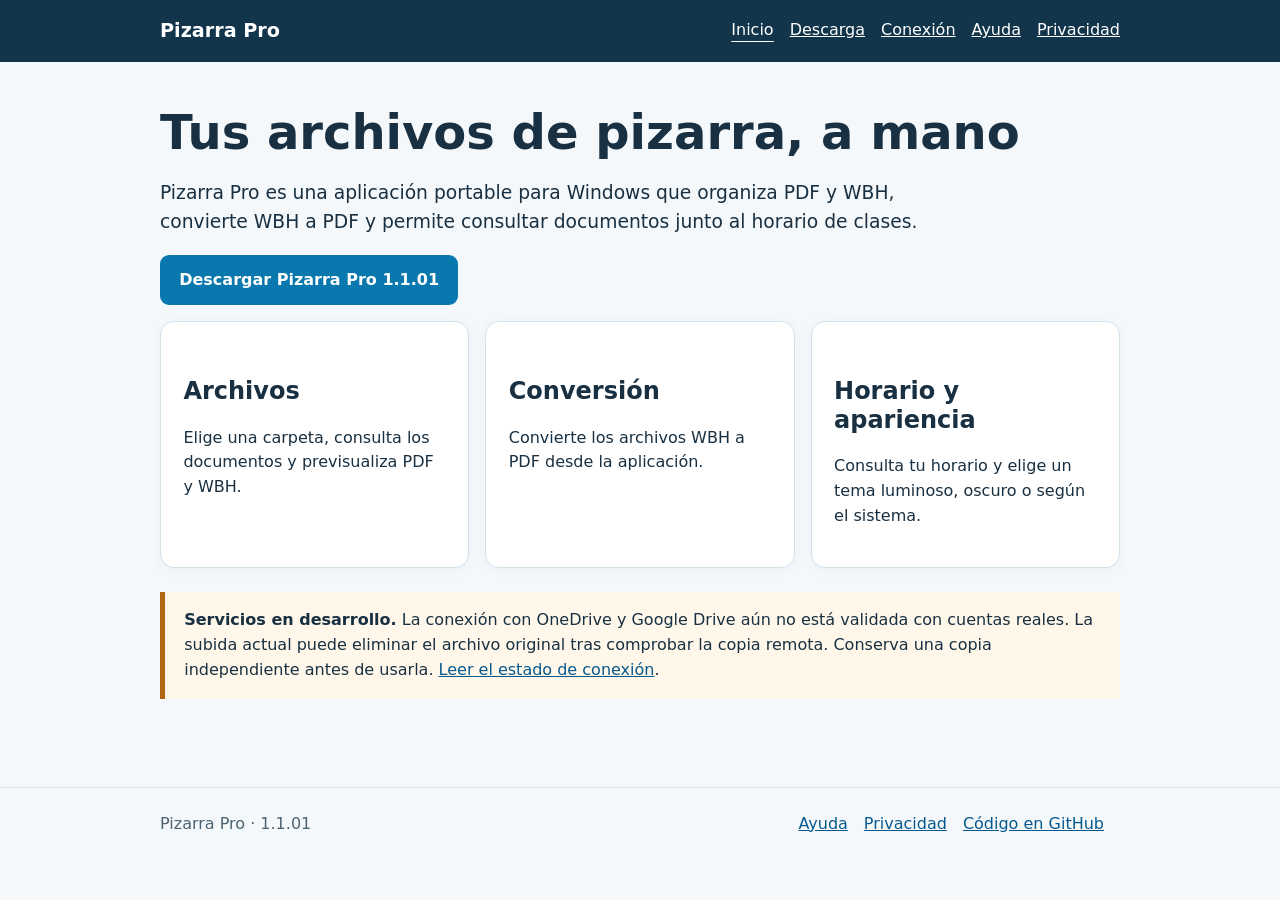
<file: site/index.html>
<!doctype html><html lang="es"><head><meta charset="utf-8"><meta name="viewport" content="width=device-width, initial-scale=1"><meta name="description" content="Pizarra Pro: organiza y convierte archivos de pizarra en Windows."><title>Pizarra Pro · Inicio</title><link rel="stylesheet" href="styles.css"></head><body><header><div class="wrap"><a class="brand" href="index.html">Pizarra Pro</a><nav aria-label="Principal"><a href="index.html" aria-current="page">Inicio</a><a href="descarga.html">Descarga</a><a href="conexion.html">Conexión</a><a href="ayuda.html">Ayuda</a><a href="privacidad.html">Privacidad</a></nav></div></header><main class="wrap"><h1>Tus archivos de pizarra, a mano</h1><p class="lede">Pizarra Pro es una aplicación portable para Windows que organiza PDF y WBH, convierte WBH a PDF y permite consultar documentos junto al horario de clases.</p><p><a class="button" href="descarga.html">Descargar Pizarra Pro 1.1.01</a></p><div class="cards"><section class="card"><h2>Archivos</h2><p>Elige una carpeta, consulta los documentos y previsualiza PDF y WBH.</p></section><section class="card"><h2>Conversión</h2><p>Convierte los archivos WBH a PDF desde la aplicación.</p></section><section class="card"><h2>Horario y apariencia</h2><p>Consulta tu horario y elige un tema luminoso, oscuro o según el sistema.</p></section></div><div class="notice"><strong>Servicios en desarrollo.</strong> La conexión con OneDrive y Google Drive aún no está validada con cuentas reales. La subida actual puede eliminar el archivo original tras comprobar la copia remota. Conserva una copia independiente antes de usarla. <a href="conexion.html">Leer el estado de conexión</a>.</div></main><footer><div class="wrap"><span>Pizarra Pro · 1.1.01</span><span><a href="ayuda.html">Ayuda</a><a href="privacidad.html">Privacidad</a><a href="https://github.com/KojieKO/AppPizarra">Código en GitHub</a></span></div></footer></body></html>
</file>
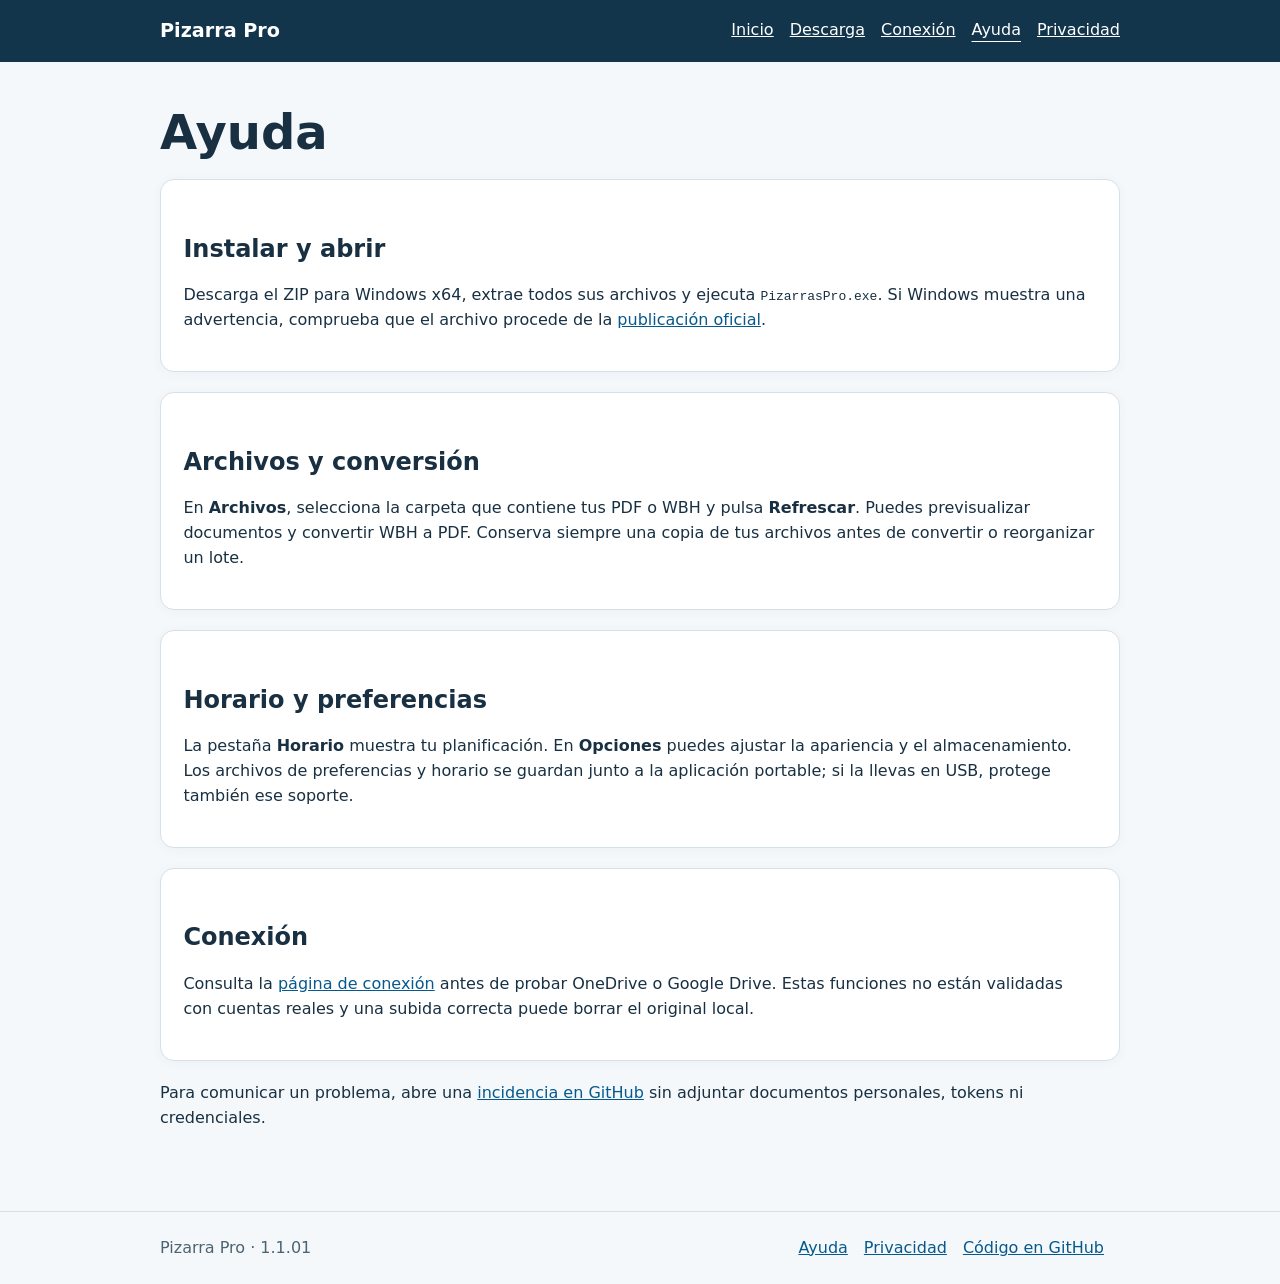
<file: site/ayuda.html>
<!doctype html><html lang="es"><head><meta charset="utf-8"><meta name="viewport" content="width=device-width, initial-scale=1"><meta name="description" content="Ayuda para instalar y usar Pizarra Pro."><title>Pizarra Pro · Ayuda</title><link rel="stylesheet" href="styles.css"></head><body><header><div class="wrap"><a class="brand" href="index.html">Pizarra Pro</a><nav aria-label="Principal"><a href="index.html">Inicio</a><a href="descarga.html">Descarga</a><a href="conexion.html">Conexión</a><a href="ayuda.html" aria-current="page">Ayuda</a><a href="privacidad.html">Privacidad</a></nav></div></header><main class="wrap"><h1>Ayuda</h1><section class="card"><h2>Instalar y abrir</h2><p>Descarga el ZIP para Windows x64, extrae todos sus archivos y ejecuta <code>PizarrasPro.exe</code>. Si Windows muestra una advertencia, comprueba que el archivo procede de la <a href="descarga.html">publicación oficial</a>.</p></section><section class="card"><h2>Archivos y conversión</h2><p>En <strong>Archivos</strong>, selecciona la carpeta que contiene tus PDF o WBH y pulsa <strong>Refrescar</strong>. Puedes previsualizar documentos y convertir WBH a PDF. Conserva siempre una copia de tus archivos antes de convertir o reorganizar un lote.</p></section><section class="card"><h2>Horario y preferencias</h2><p>La pestaña <strong>Horario</strong> muestra tu planificación. En <strong>Opciones</strong> puedes ajustar la apariencia y el almacenamiento. Los archivos de preferencias y horario se guardan junto a la aplicación portable; si la llevas en USB, protege también ese soporte.</p></section><section class="card"><h2>Conexión</h2><p>Consulta la <a href="conexion.html">página de conexión</a> antes de probar OneDrive o Google Drive. Estas funciones no están validadas con cuentas reales y una subida correcta puede borrar el original local.</p></section><p>Para comunicar un problema, abre una <a href="https://github.com/KojieKO/AppPizarra/issues">incidencia en GitHub</a> sin adjuntar documentos personales, tokens ni credenciales.</p></main><footer><div class="wrap"><span>Pizarra Pro · 1.1.01</span><span><a href="ayuda.html">Ayuda</a><a href="privacidad.html">Privacidad</a><a href="https://github.com/KojieKO/AppPizarra">Código en GitHub</a></span></div></footer></body></html>
</file>
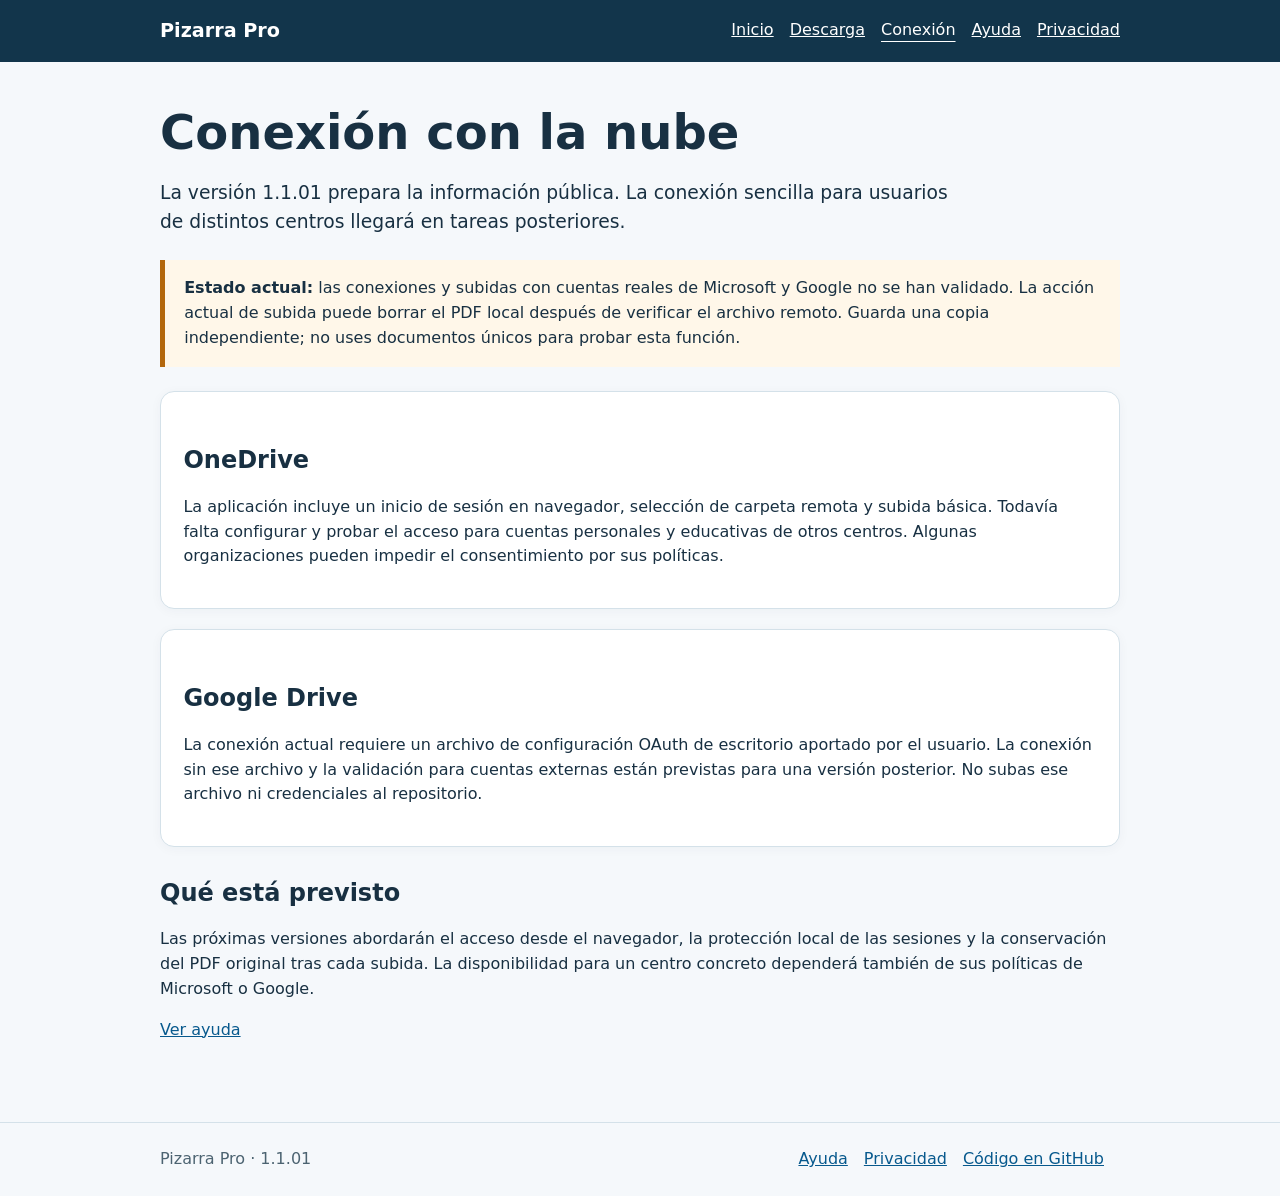
<file: site/conexion.html>
<!doctype html><html lang="es"><head><meta charset="utf-8"><meta name="viewport" content="width=device-width, initial-scale=1"><meta name="description" content="Estado de la conexión de Pizarra Pro con OneDrive y Google Drive."><title>Pizarra Pro · Conexión</title><link rel="stylesheet" href="styles.css"></head><body><header><div class="wrap"><a class="brand" href="index.html">Pizarra Pro</a><nav aria-label="Principal"><a href="index.html">Inicio</a><a href="descarga.html">Descarga</a><a href="conexion.html" aria-current="page">Conexión</a><a href="ayuda.html">Ayuda</a><a href="privacidad.html">Privacidad</a></nav></div></header><main class="wrap"><h1>Conexión con la nube</h1><p class="lede">La versión 1.1.01 prepara la información pública. La conexión sencilla para usuarios de distintos centros llegará en tareas posteriores.</p><div class="notice"><strong>Estado actual:</strong> las conexiones y subidas con cuentas reales de Microsoft y Google no se han validado. La acción actual de subida puede borrar el PDF local después de verificar el archivo remoto. Guarda una copia independiente; no uses documentos únicos para probar esta función.</div><section class="card"><h2>OneDrive</h2><p>La aplicación incluye un inicio de sesión en navegador, selección de carpeta remota y subida básica. Todavía falta configurar y probar el acceso para cuentas personales y educativas de otros centros. Algunas organizaciones pueden impedir el consentimiento por sus políticas.</p></section><section class="card"><h2>Google Drive</h2><p>La conexión actual requiere un archivo de configuración OAuth de escritorio aportado por el usuario. La conexión sin ese archivo y la validación para cuentas externas están previstas para una versión posterior. No subas ese archivo ni credenciales al repositorio.</p></section><h2>Qué está previsto</h2><p>Las próximas versiones abordarán el acceso desde el navegador, la protección local de las sesiones y la conservación del PDF original tras cada subida. La disponibilidad para un centro concreto dependerá también de sus políticas de Microsoft o Google.</p><p><a href="ayuda.html">Ver ayuda</a></p></main><footer><div class="wrap"><span>Pizarra Pro · 1.1.01</span><span><a href="ayuda.html">Ayuda</a><a href="privacidad.html">Privacidad</a><a href="https://github.com/KojieKO/AppPizarra">Código en GitHub</a></span></div></footer></body></html>
</file>
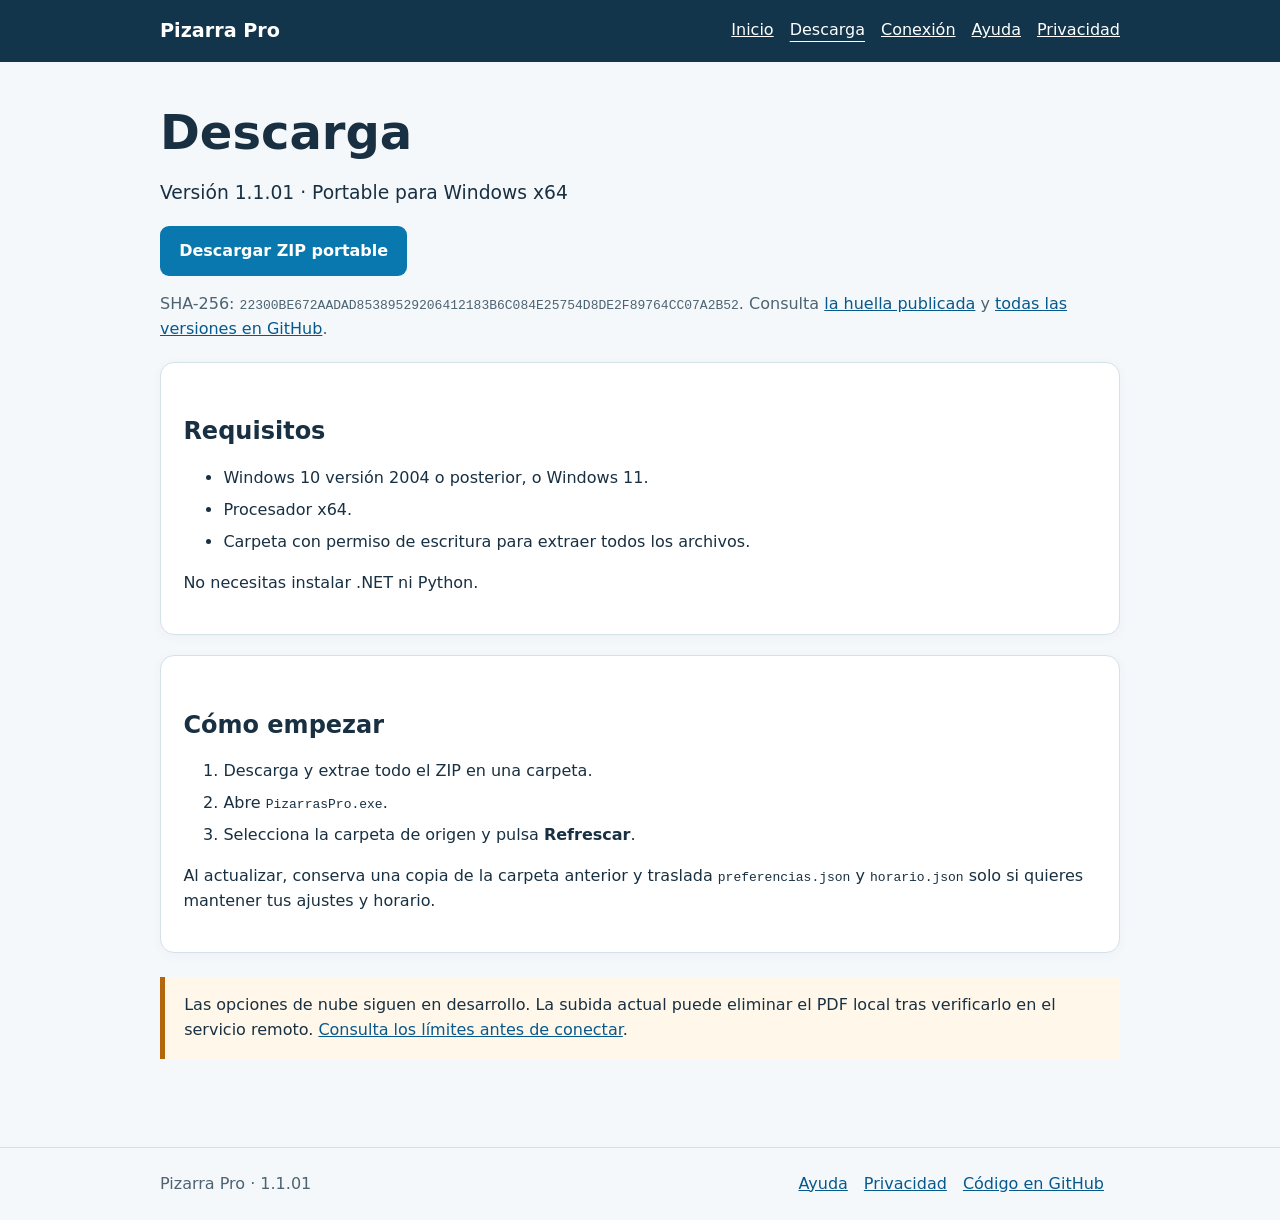
<file: site/descarga.html>
<!doctype html><html lang="es"><head><meta charset="utf-8"><meta name="viewport" content="width=device-width, initial-scale=1"><meta name="description" content="Descarga la versión portable de Pizarra Pro para Windows x64."><title>Pizarra Pro · Descarga</title><link rel="stylesheet" href="styles.css"></head><body><header><div class="wrap"><a class="brand" href="index.html">Pizarra Pro</a><nav aria-label="Principal"><a href="index.html">Inicio</a><a href="descarga.html" aria-current="page">Descarga</a><a href="conexion.html">Conexión</a><a href="ayuda.html">Ayuda</a><a href="privacidad.html">Privacidad</a></nav></div></header><main class="wrap"><h1>Descarga</h1><p class="lede">Versión 1.1.01 · Portable para Windows x64</p><p><a class="button" href="https://github.com/KojieKO/AppPizarra/releases/download/v1.1.01/PizarrasPro-1.1.01-portable-win-x64.zip">Descargar ZIP portable</a></p><p class="muted">SHA-256: <code>22300BE672AADAD85389529206412183B6C084E25754D8DE2F89764CC07A2B52</code>. Consulta <a href="https://github.com/KojieKO/AppPizarra/blob/main/SHA256SUMS.txt">la huella publicada</a> y <a href="https://github.com/KojieKO/AppPizarra/releases">todas las versiones en GitHub</a>.</p><section class="card"><h2>Requisitos</h2><ul><li>Windows 10 versión 2004 o posterior, o Windows 11.</li><li>Procesador x64.</li><li>Carpeta con permiso de escritura para extraer todos los archivos.</li></ul><p>No necesitas instalar .NET ni Python.</p></section><section class="card"><h2>Cómo empezar</h2><ol><li>Descarga y extrae todo el ZIP en una carpeta.</li><li>Abre <code>PizarrasPro.exe</code>.</li><li>Selecciona la carpeta de origen y pulsa <strong>Refrescar</strong>.</li></ol><p>Al actualizar, conserva una copia de la carpeta anterior y traslada <code>preferencias.json</code> y <code>horario.json</code> solo si quieres mantener tus ajustes y horario.</p></section><div class="notice">Las opciones de nube siguen en desarrollo. La subida actual puede eliminar el PDF local tras verificarlo en el servicio remoto. <a href="conexion.html">Consulta los límites antes de conectar</a>.</div></main><footer><div class="wrap"><span>Pizarra Pro · 1.1.01</span><span><a href="ayuda.html">Ayuda</a><a href="privacidad.html">Privacidad</a><a href="https://github.com/KojieKO/AppPizarra">Código en GitHub</a></span></div></footer></body></html>
</file>
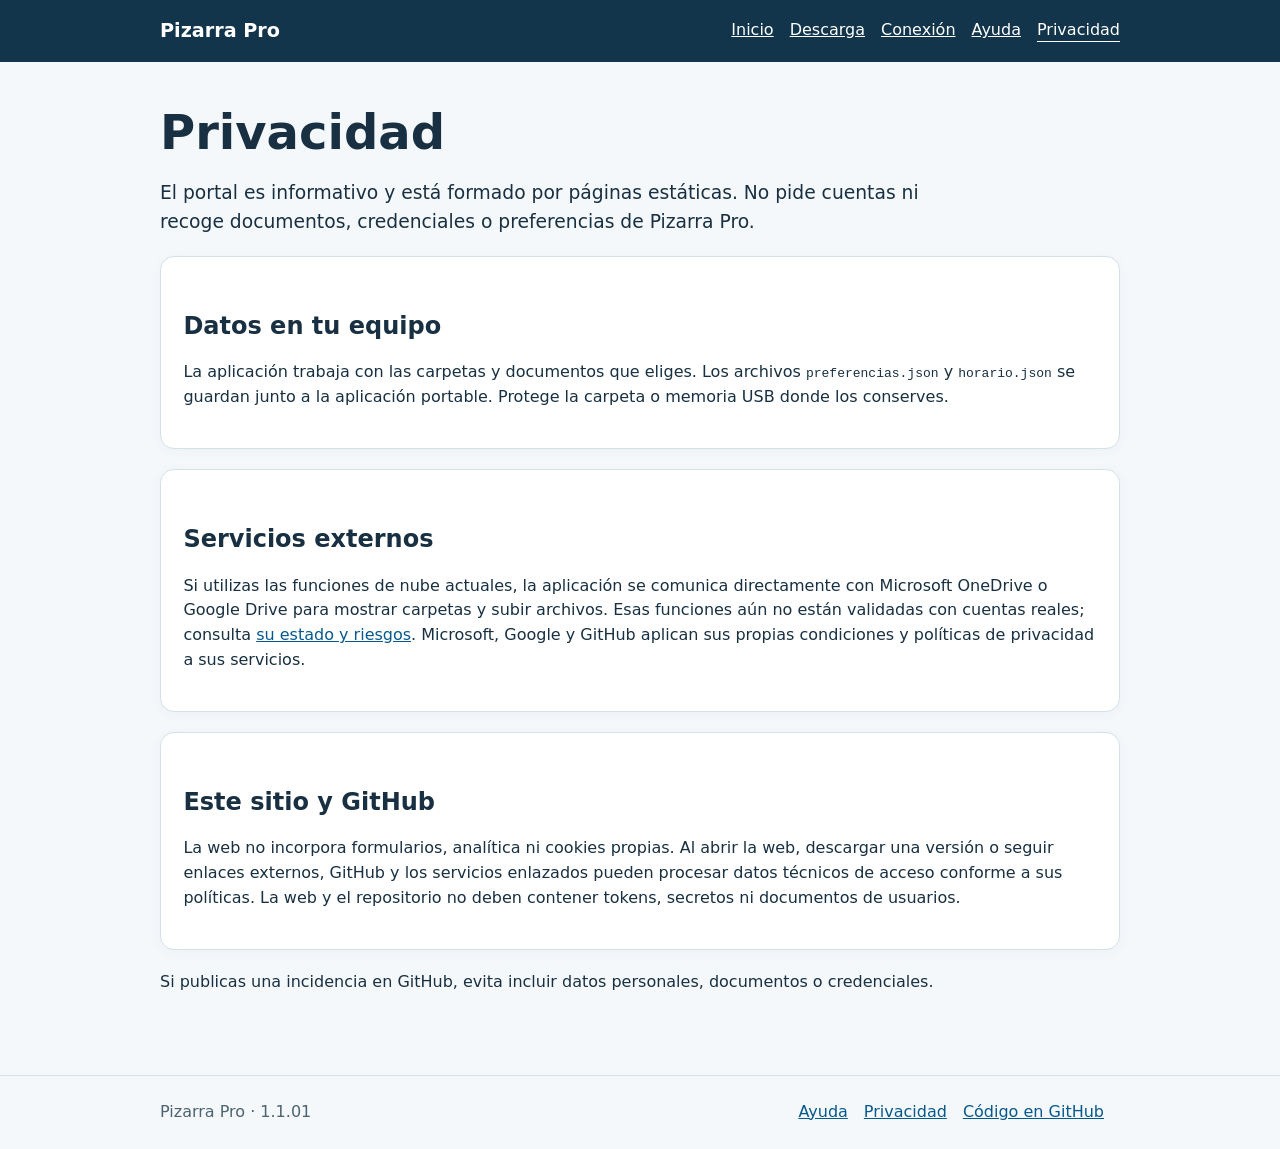
<file: site/privacidad.html>
<!doctype html><html lang="es"><head><meta charset="utf-8"><meta name="viewport" content="width=device-width, initial-scale=1"><meta name="description" content="Información de privacidad de Pizarra Pro."><title>Pizarra Pro · Privacidad</title><link rel="stylesheet" href="styles.css"></head><body><header><div class="wrap"><a class="brand" href="index.html">Pizarra Pro</a><nav aria-label="Principal"><a href="index.html">Inicio</a><a href="descarga.html">Descarga</a><a href="conexion.html">Conexión</a><a href="ayuda.html">Ayuda</a><a href="privacidad.html" aria-current="page">Privacidad</a></nav></div></header><main class="wrap"><h1>Privacidad</h1><p class="lede">El portal es informativo y está formado por páginas estáticas. No pide cuentas ni recoge documentos, credenciales o preferencias de Pizarra Pro.</p><section class="card"><h2>Datos en tu equipo</h2><p>La aplicación trabaja con las carpetas y documentos que eliges. Los archivos <code>preferencias.json</code> y <code>horario.json</code> se guardan junto a la aplicación portable. Protege la carpeta o memoria USB donde los conserves.</p></section><section class="card"><h2>Servicios externos</h2><p>Si utilizas las funciones de nube actuales, la aplicación se comunica directamente con Microsoft OneDrive o Google Drive para mostrar carpetas y subir archivos. Esas funciones aún no están validadas con cuentas reales; consulta <a href="conexion.html">su estado y riesgos</a>. Microsoft, Google y GitHub aplican sus propias condiciones y políticas de privacidad a sus servicios.</p></section><section class="card"><h2>Este sitio y GitHub</h2><p>La web no incorpora formularios, analítica ni cookies propias. Al abrir la web, descargar una versión o seguir enlaces externos, GitHub y los servicios enlazados pueden procesar datos técnicos de acceso conforme a sus políticas. La web y el repositorio no deben contener tokens, secretos ni documentos de usuarios.</p></section><p>Si publicas una incidencia en GitHub, evita incluir datos personales, documentos o credenciales.</p></main><footer><div class="wrap"><span>Pizarra Pro · 1.1.01</span><span><a href="ayuda.html">Ayuda</a><a href="privacidad.html">Privacidad</a><a href="https://github.com/KojieKO/AppPizarra">Código en GitHub</a></span></div></footer></body></html>
</file>
<file: site/styles.css>
:root{color-scheme:light;font-family:system-ui,-apple-system,Segoe UI,sans-serif;line-height:1.55;color:#183042;background:#f5f8fb}*{box-sizing:border-box}body{margin:0}a{color:#07598d}a:hover{text-decoration-thickness:2px}header{background:#12354b;color:white}header .wrap{display:flex;align-items:center;justify-content:space-between;gap:1rem;flex-wrap:wrap;padding:1rem 0}header a{color:white}.brand{font-size:1.2rem;font-weight:750;text-decoration:none}nav{display:flex;gap:1rem;flex-wrap:wrap}nav a[aria-current=page]{text-decoration:underline;text-underline-offset:.4rem}.wrap{width:min(100% - 2rem,960px);margin:auto}main{padding:2.5rem 0 4rem}h1{font-size:clamp(2rem,5vw,3rem);line-height:1.13;margin:.2rem 0 1.2rem}h2{line-height:1.2;margin-top:2rem}.lede{font-size:1.17rem;max-width:68ch}.card{background:white;border:1px solid #d4e1e9;border-radius:14px;padding:1.4rem;margin:1.25rem 0;box-shadow:0 2px 12px #1830420a}.cards{display:grid;grid-template-columns:repeat(auto-fit,minmax(250px,1fr));gap:1rem}.cards .card{margin:0}.button{display:inline-block;background:#0878ae;color:white;padding:.8rem 1.2rem;border-radius:9px;font-weight:700;text-decoration:none}.button:hover{background:#075f8a}.notice{border-left:5px solid #b3670c;background:#fff7e9;padding:1rem 1.2rem;margin:1.5rem 0}.muted{color:#4c6371}ol li,ul li{margin:.45rem 0}code{overflow-wrap:anywhere}footer{border-top:1px solid #d4e1e9;padding:1.5rem 0;color:#4c6371}footer .wrap{display:flex;justify-content:space-between;gap:1rem;flex-wrap:wrap}footer a{margin-right:1rem}@media(prefers-reduced-motion:no-preference){a{transition:color .15s,background .15s}}@media(max-width:650px){header .wrap{align-items:flex-start;flex-direction:column}nav{gap:.7rem 1rem}}
</file>
